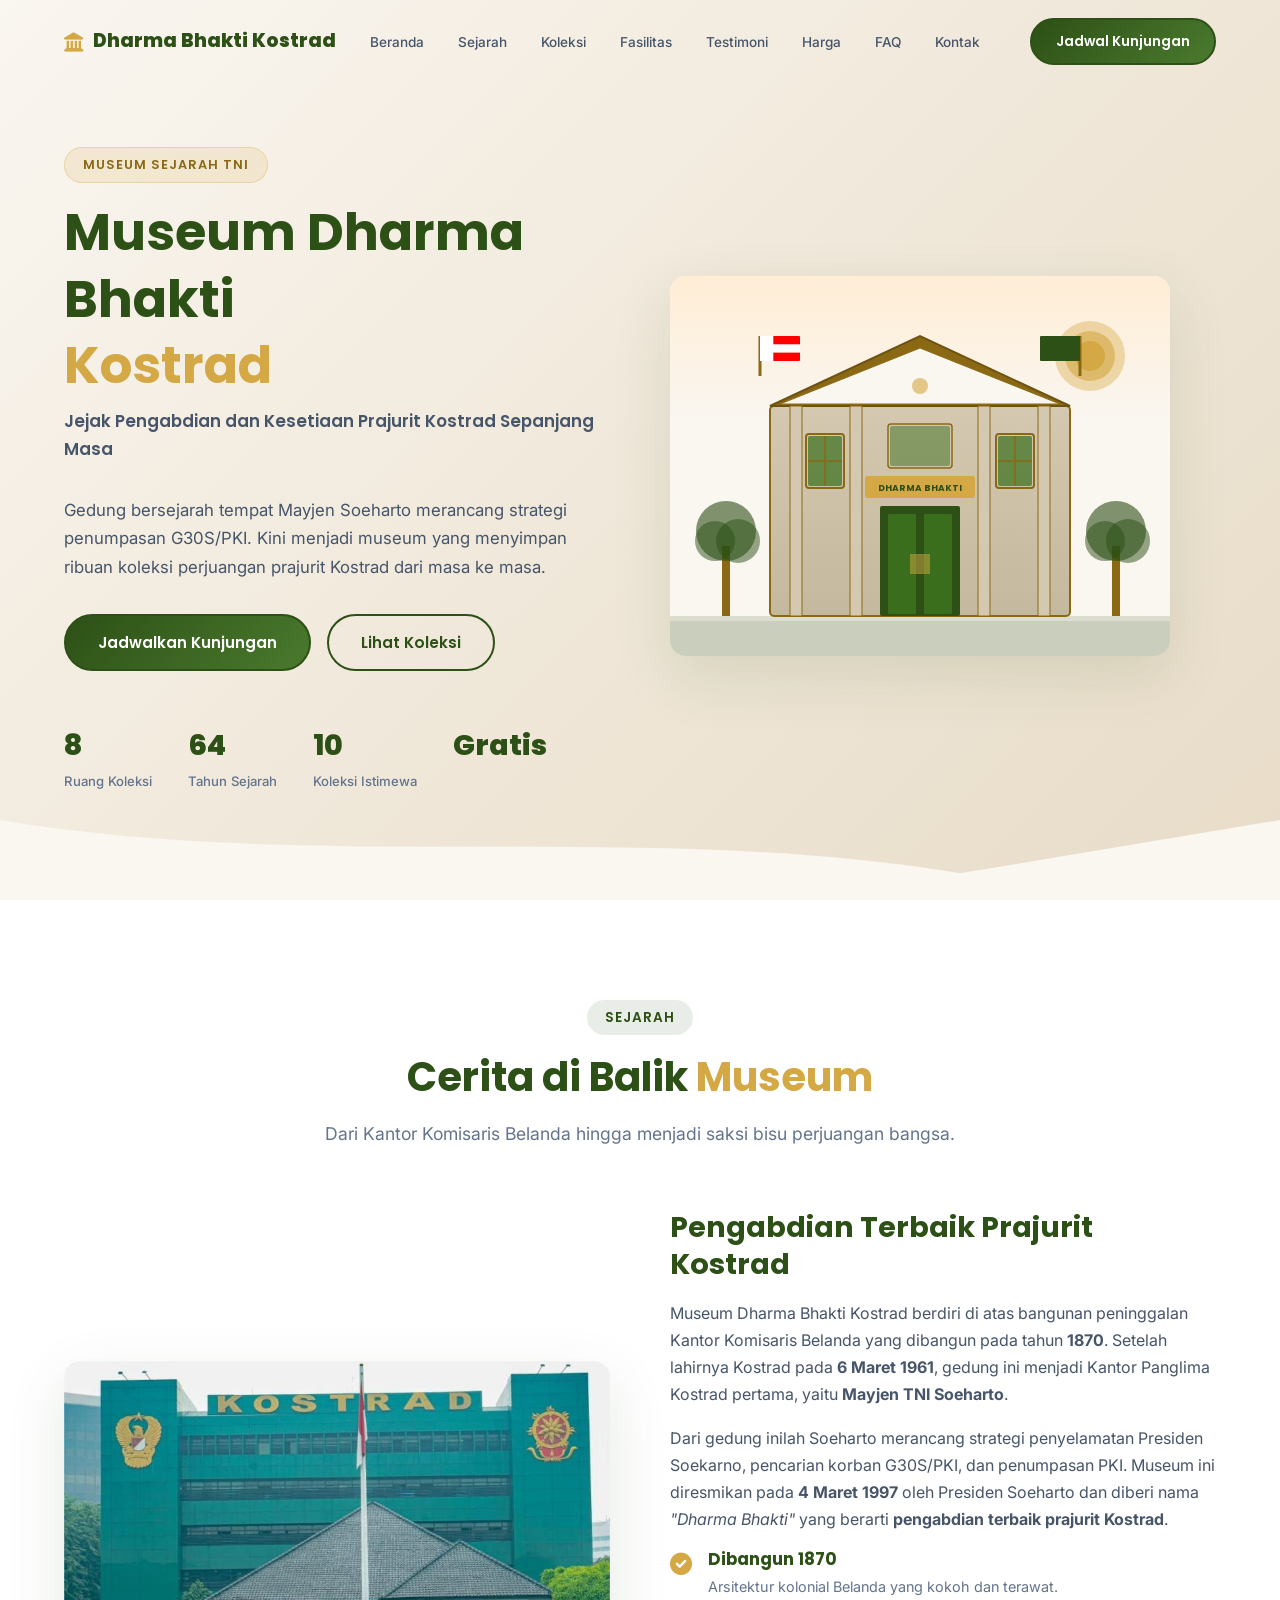
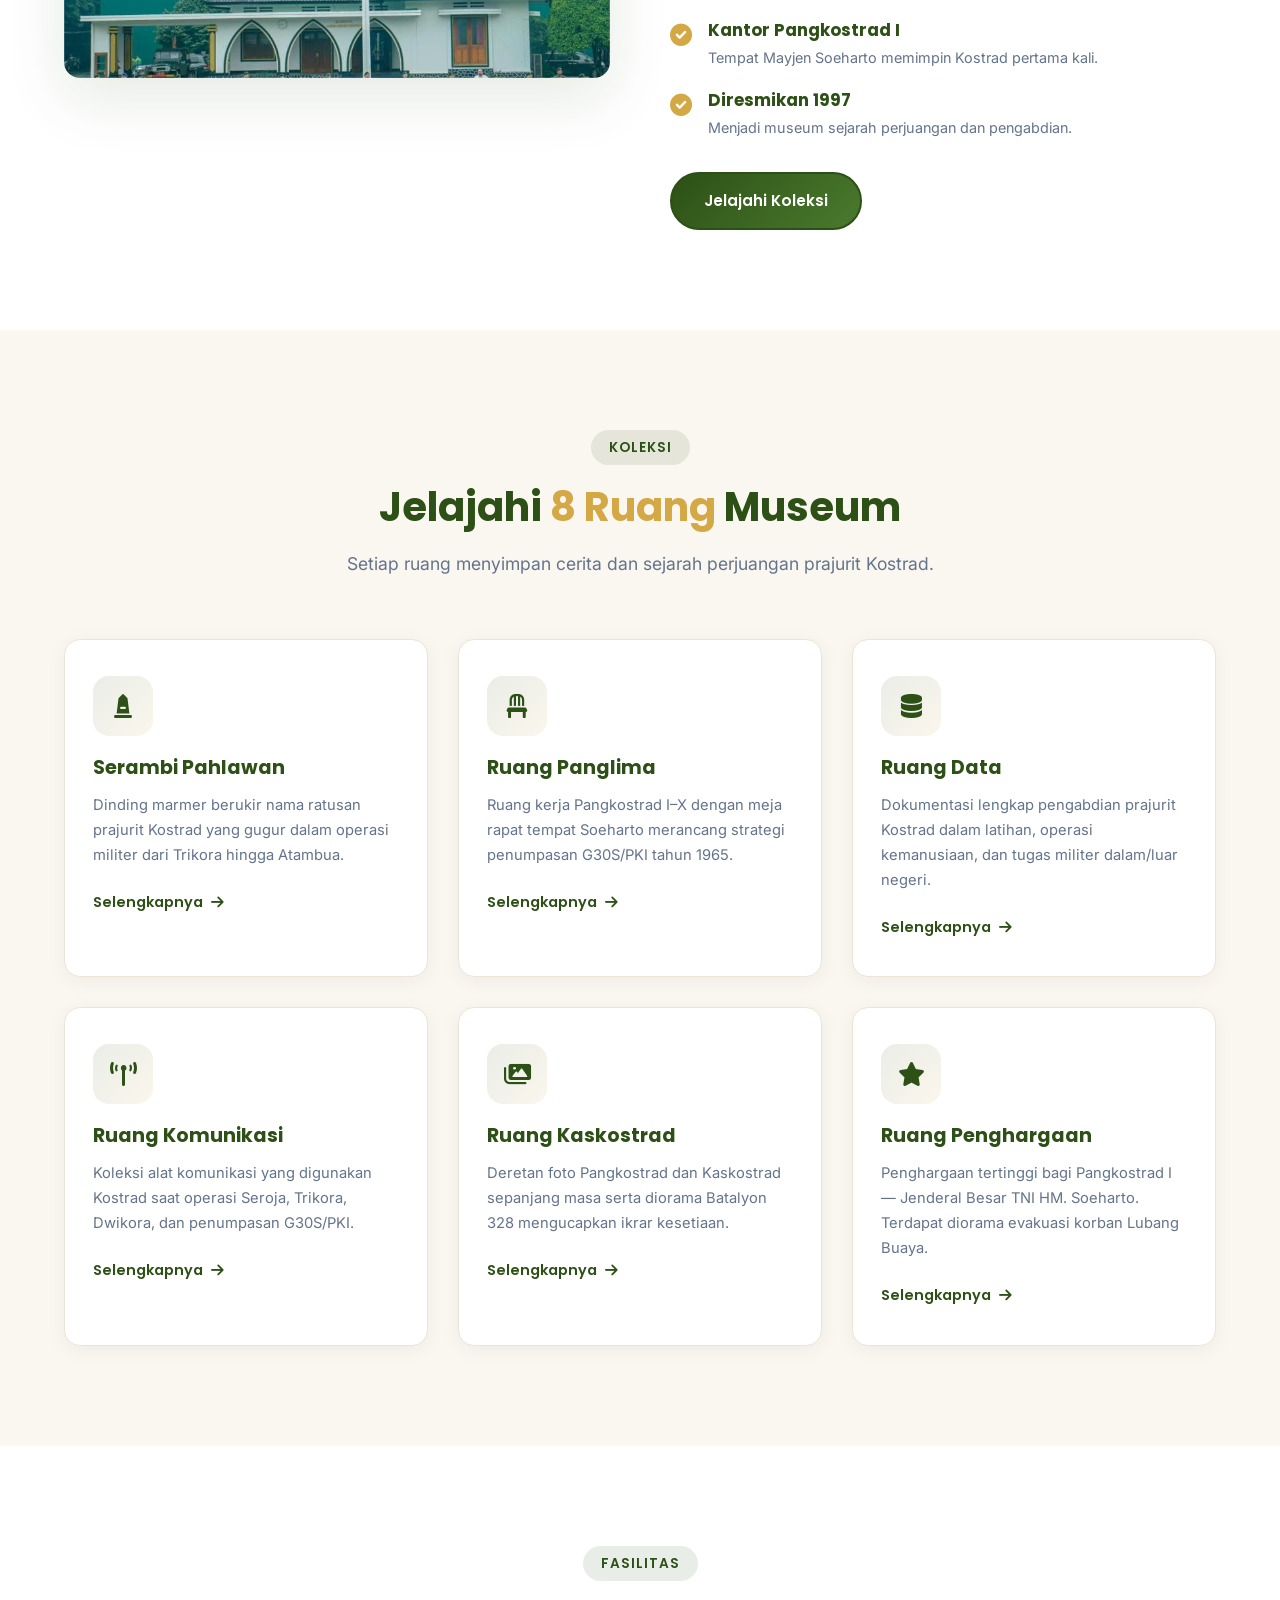
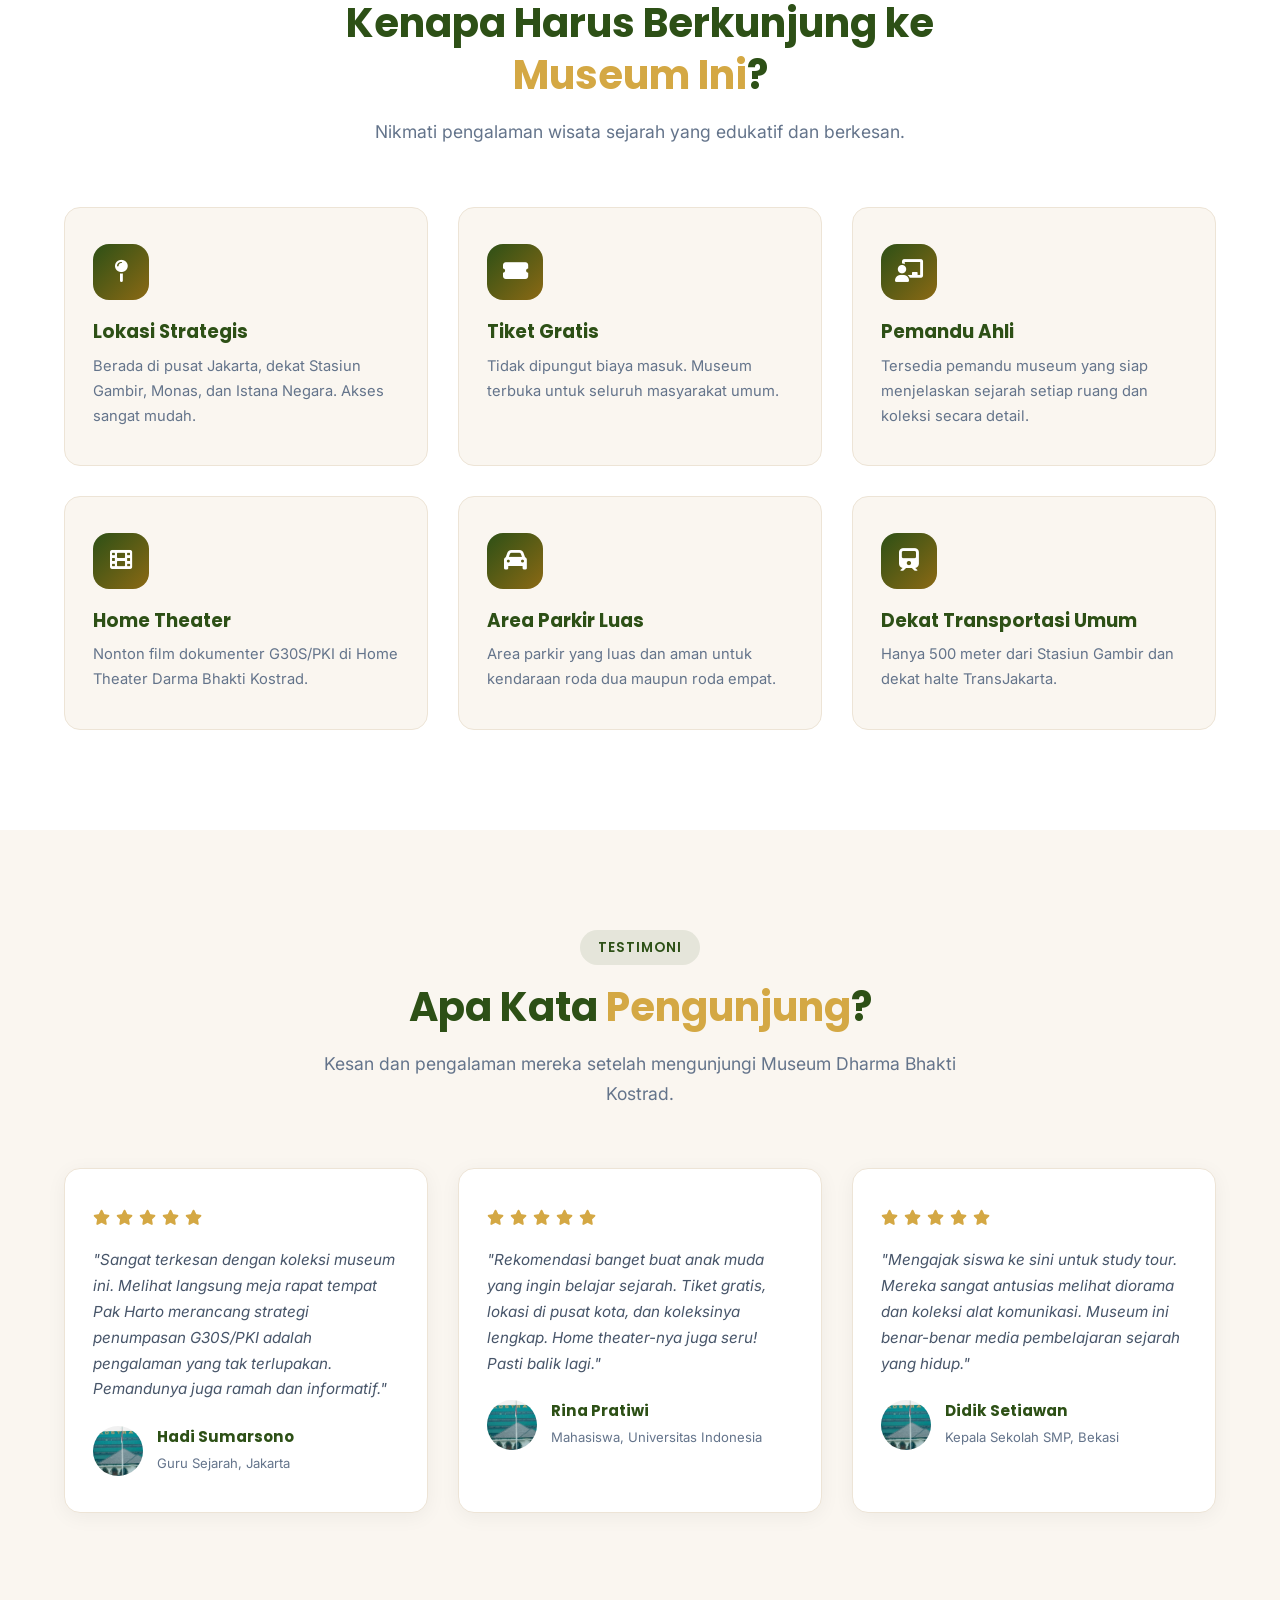
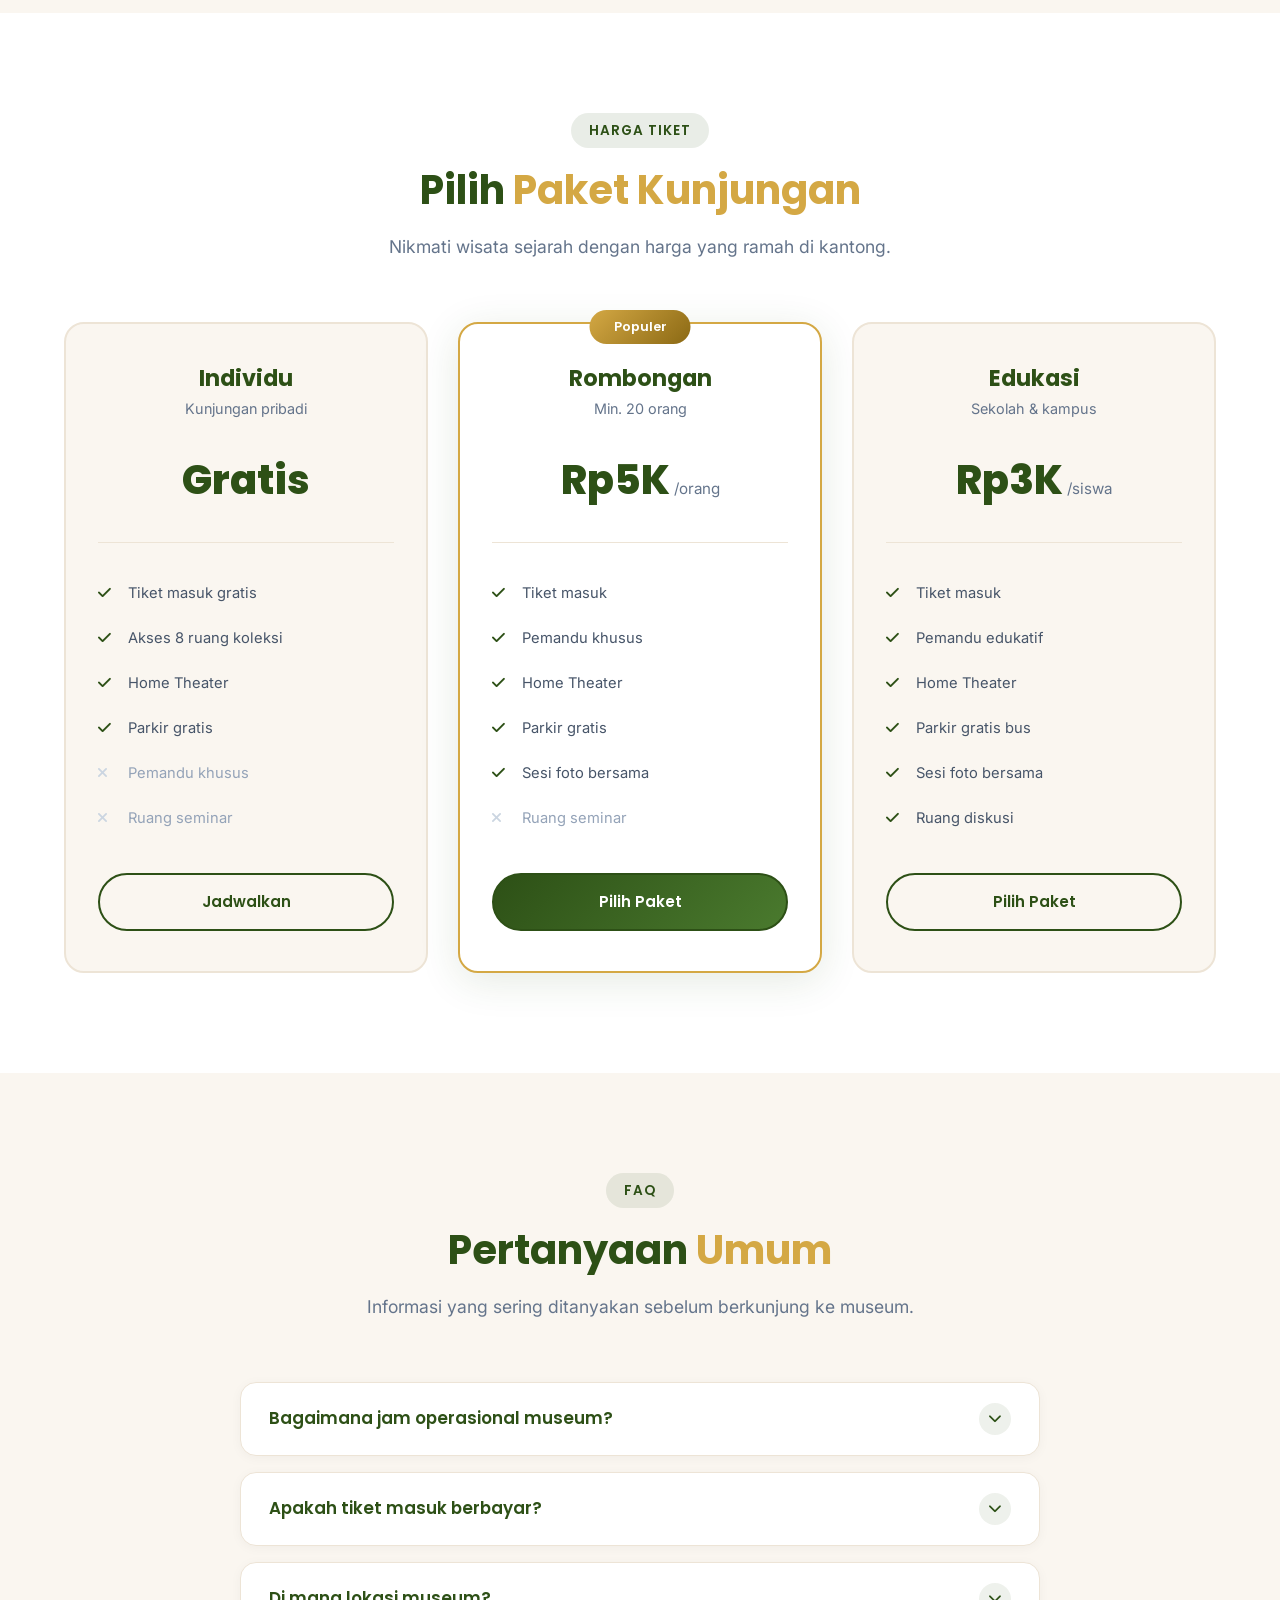
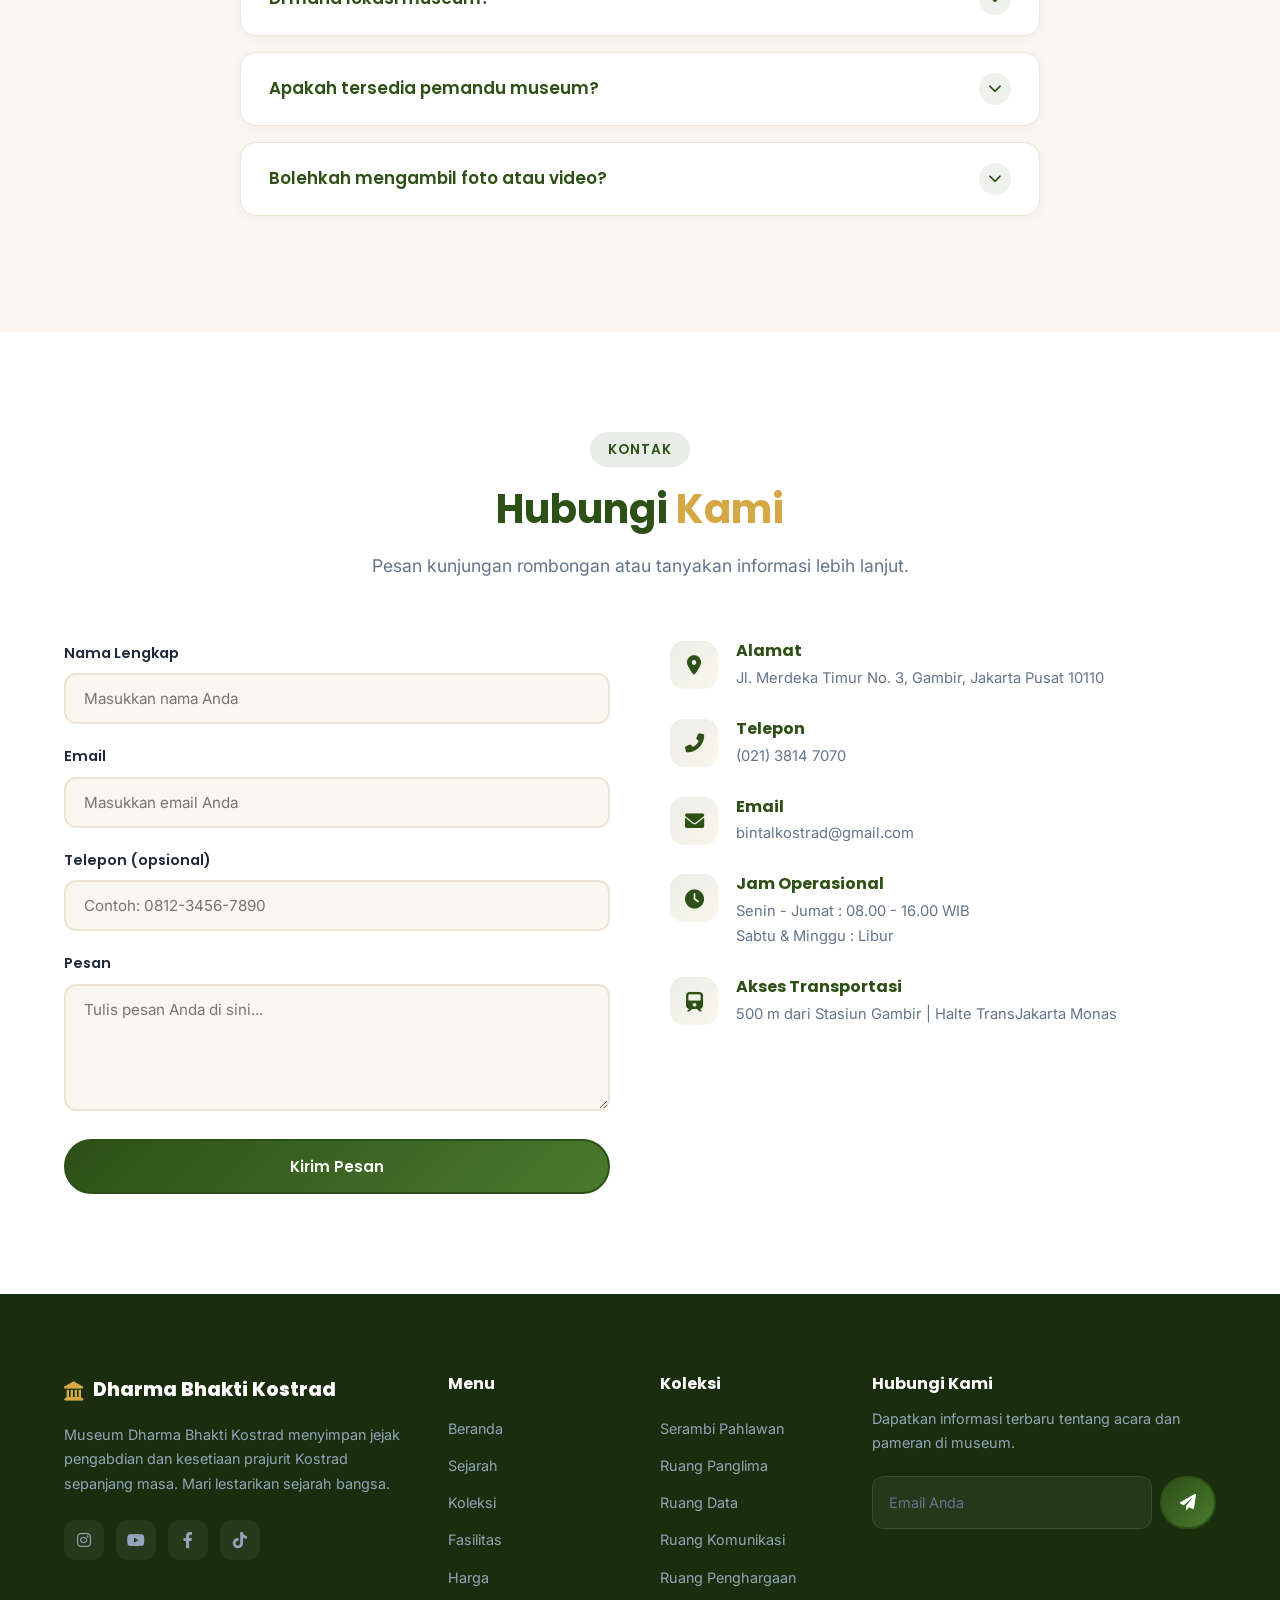
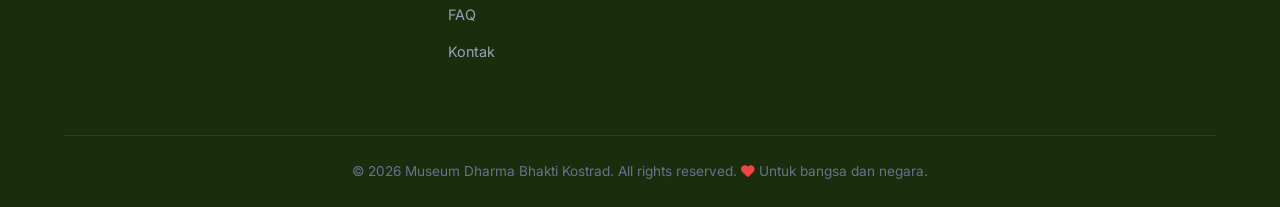
<file: index.html>
<!DOCTYPE html>
<html lang="id">
<head>
    <meta charset="UTF-8">
    <meta name="viewport" content="width=device-width, initial-scale=1.0">
    <title>Museum Dharma Bhakti Kostrad — Jejak Pengabdian Prajurit</title>

    <!-- Google Fonts -->
    <link rel="preconnect" href="https://fonts.googleapis.com">
    <link rel="preconnect" href="https://fonts.gstatic.com" crossorigin>
    <link href="https://fonts.googleapis.com/css2?family=Poppins:wght@600;700;800&family=Inter:wght@400;500;600&display=swap" rel="stylesheet">

    <!-- Font Awesome 6 (Free) -->
    <link rel="stylesheet" href="https://cdnjs.cloudflare.com/ajax/libs/font-awesome/6.0.0-beta3/css/all.min.css">

    <!-- Custom CSS -->
    <link rel="stylesheet" href="css/style.css">
</head>
<body>

    <!-- ===== 1. NAVBAR ===== -->
    <header class="navbar" id="navbar">
        <div class="container nav-container">
            <a href="#" class="logo">
                <i class="fas fa-landmark"></i> Dharma Bhakti Kostrad
            </a>
            <nav class="nav-menu" id="navMenu">
                <ul>
                    <li><a href="#hero" class="nav-link">Beranda</a></li>
                    <li><a href="#about" class="nav-link">Sejarah</a></li>
                    <li><a href="#services" class="nav-link">Koleksi</a></li>
                    <li><a href="#features" class="nav-link">Fasilitas</a></li>
                    <li><a href="#testimonials" class="nav-link">Testimoni</a></li>
                    <li><a href="#pricing" class="nav-link">Harga</a></li>
                    <li><a href="#faq" class="nav-link">FAQ</a></li>
                    <li><a href="#contact" class="nav-link">Kontak</a></li>
                </ul>
            </nav>
            <a href="#contact" class="btn btn-primary nav-cta">Jadwal Kunjungan</a>
            <button class="hamburger" id="hamburger" aria-label="Toggle menu">
                <span></span><span></span><span></span>
            </button>
        </div>
    </header>

    <!-- ===== 2. HERO SECTION ===== -->
    <section class="hero" id="hero">
        <div class="hero-overlay"></div>
        <div class="container hero-container">
            <div class="hero-text animate-on-scroll">
                <span class="hero-tag">Museum Sejarah TNI</span>
                <h1>Museum Dharma Bhakti<br><span class="highlight">Kostrad</span></h1>
                <p class="hero-subtitle">Jejak Pengabdian dan Kesetiaan Prajurit Kostrad Sepanjang Masa</p>
                <p>Gedung bersejarah tempat Mayjen Soeharto merancang strategi penumpasan G30S/PKI. Kini menjadi museum yang menyimpan ribuan koleksi perjuangan prajurit Kostrad dari masa ke masa.</p>
                <div class="hero-buttons">
                    <a href="#contact" class="btn btn-primary">Jadwalkan Kunjungan</a>
                    <a href="#services" class="btn btn-outline">Lihat Koleksi</a>
                </div>
                <div class="hero-stats">
                    <div class="stat-item">
                        <span class="stat-number" data-count="8">0</span>
                        <span class="stat-label">Ruang Koleksi</span>
                    </div>
                    <div class="stat-item">
                        <span class="stat-number" data-count="64">0</span>
                        <span class="stat-label">Tahun Sejarah</span>
                    </div>
                    <div class="stat-item">
                        <span class="stat-number" data-count="10">0</span>
                        <span class="stat-label">Koleksi Istimewa</span>
                    </div>
                    <div class="stat-item">
                        <span class="stat-number">Gratis</span>
                    </div>
                </div>
            </div>
            <div class="hero-image animate-on-scroll">
                <!-- SVG Ilustrasi Museum -->
                <svg viewBox="0 0 500 380" xmlns="http://www.w3.org/2000/svg">
                    <!-- Langit senja -->
                    <rect width="500" height="380" fill="#faf6f0" rx="10"/>
                    <!-- Sky gradient -->
                    <defs>
                        <linearGradient id="skyGrad" x1="0" y1="0" x2="0" y2="1">
                            <stop offset="0%" stop-color="#ffedd5"/>
                            <stop offset="100%" stop-color="#faf6f0"/>
                        </linearGradient>
                        <linearGradient id="wallGrad" x1="0" y1="0" x2="0" y2="1">
                            <stop offset="0%" stop-color="#d4c9b0"/>
                            <stop offset="100%" stop-color="#c4b89e"/>
                        </linearGradient>
                    </defs>
                    <rect width="500" height="140" fill="url(#skyGrad)"/>
                    <!-- Matahari senja -->
                    <circle cx="420" cy="80" r="35" fill="#D4A844" opacity="0.4"/>
                    <circle cx="420" cy="80" r="25" fill="#D4A844" opacity="0.6"/>
                    <circle cx="420" cy="80" r="15" fill="#D4A844"/>
                    <!-- Tanah / halaman -->
                    <rect x="0" y="340" width="500" height="40" fill="#2d5016" opacity="0.15"/>
                    <rect x="0" y="345" width="500" height="35" fill="#2d5016" opacity="0.1"/>
                    <!-- Bangunan Museum -->
                    <rect x="100" y="130" width="300" height="210" fill="url(#wallGrad)" stroke="#8B6914" stroke-width="2" rx="4"/>
                    <!-- Atap segitiga (pedimen) -->
                    <polygon points="100,130 250,60 400,130" fill="#8B6914" stroke="#6d5210" stroke-width="2"/>
                    <!-- Atap segitiga dalam -->
                    <polygon points="110,128 250,72 390,128" fill="#faf6f0" stroke="#8B6914" stroke-width="1"/>
                    <!-- Tiang-tiang depan -->
                    <rect x="120" y="130" width="12" height="210" fill="#d4c9b0" stroke="#8B6914" stroke-width="1"/>
                    <rect x="180" y="130" width="12" height="210" fill="#d4c9b0" stroke="#8B6914" stroke-width="1"/>
                    <rect x="308" y="130" width="12" height="210" fill="#d4c9b0" stroke="#8B6914" stroke-width="1"/>
                    <rect x="368" y="130" width="12" height="210" fill="#d4c9b0" stroke="#8B6914" stroke-width="1"/>
                    <!-- Pintu utama -->
                    <rect x="210" y="230" width="80" height="110" fill="#2d5016" rx="2"/>
                    <rect x="218" y="238" width="28" height="100" fill="#3a6e1c" rx="1"/>
                    <rect x="254" y="238" width="28" height="100" fill="#3a6e1c" rx="1"/>
                    <rect x="240" y="278" width="20" height="20" fill="#D4A844" opacity="0.5"/>
                    <!-- Jendela kiri -->
                    <rect x="138" y="160" width="34" height="50" fill="#3a6e1c" rx="2" opacity="0.7"/>
                    <rect x="136" y="158" width="38" height="54" fill="none" stroke="#8B6914" stroke-width="2" rx="3"/>
                    <line x1="155" y1="160" x2="155" y2="210" stroke="#8B6914" stroke-width="1.5"/>
                    <line x1="138" y1="185" x2="172" y2="185" stroke="#8B6914" stroke-width="1.5"/>
                    <!-- Jendela kanan -->
                    <rect x="328" y="160" width="34" height="50" fill="#3a6e1c" rx="2" opacity="0.7"/>
                    <rect x="326" y="158" width="38" height="54" fill="none" stroke="#8B6914" stroke-width="2" rx="3"/>
                    <line x1="345" y1="160" x2="345" y2="210" stroke="#8B6914" stroke-width="1.5"/>
                    <line x1="328" y1="185" x2="362" y2="185" stroke="#8B6914" stroke-width="1.5"/>
                    <!-- Jendela atas (ventilasi) -->
                    <rect x="220" y="150" width="60" height="40" fill="#3a6e1c" rx="2" opacity="0.5"/>
                    <rect x="218" y="148" width="64" height="44" fill="none" stroke="#8B6914" stroke-width="1.5" rx="3"/>
                    <!-- Ornamen pedimen -->
                    <circle cx="250" cy="110" r="8" fill="#D4A844" opacity="0.6"/>
                    <!-- Bendera di kiri -->
                    <line x1="90" y1="100" x2="90" y2="60" stroke="#8B6914" stroke-width="3"/>
                    <rect x="90" y="60" width="40" height="25" fill="#ff0000" rx="1"/>
                    <rect x="90" y="60" width="13.3" height="25" fill="#ffffff"/>
                    <rect x="90" y="68.3" width="40" height="8.3" fill="#ffffff"/>
                    <!-- Bendera di kanan -->
                    <line x1="410" y1="100" x2="410" y2="60" stroke="#8B6914" stroke-width="3"/>
                    <rect x="370" y="60" width="40" height="25" fill="#2d5016" rx="1"/>
                    <!-- Pohon kiri -->
                    <rect x="52" y="270" width="8" height="70" fill="#8B6914"/>
                    <circle cx="56" cy="255" r="30" fill="#2d5016" opacity="0.6"/>
                    <circle cx="45" cy="265" r="20" fill="#2d5016" opacity="0.5"/>
                    <circle cx="68" cy="265" r="22" fill="#2d5016" opacity="0.5"/>
                    <!-- Pohon kanan -->
                    <rect x="442" y="270" width="8" height="70" fill="#8B6914"/>
                    <circle cx="446" cy="255" r="30" fill="#2d5016" opacity="0.6"/>
                    <circle cx="435" cy="265" r="20" fill="#2d5016" opacity="0.5"/>
                    <circle cx="458" cy="265" r="22" fill="#2d5016" opacity="0.5"/>
                    <!-- Plang nama museum -->
                    <rect x="195" y="200" width="110" height="22" fill="#D4A844" rx="3"/>
                    <text x="250" y="215" font-family="Poppins, sans-serif" font-size="9" font-weight="700" fill="#2d5016" text-anchor="middle">DHARMA BHAKTI</text>
                </svg>
            </div>
        </div>
        <!-- Wave separator -->
        <div class="wave wave-bottom">
            <svg viewBox="0 0 1200 120" preserveAspectRatio="none">
                <path d="M0,0 C300,80 600,0 900,80 L1200,0 L1200,120 L0,120 Z" fill="#faf6f0"/>
            </svg>
        </div>
    </section>

    <!-- ===== 3. ABOUT SECTION (SEJARAH) ===== -->
    <section class="about section" id="about">
        <div class="container">
            <div class="section-header animate-on-scroll">
                <span class="section-tag">Sejarah</span>
                <h2>Cerita di Balik <span class="highlight">Museum</span></h2>
                <p>Dari Kantor Komisaris Belanda hingga menjadi saksi bisu perjuangan bangsa.</p>
            </div>
            <div class="about-grid">
                <div class="about-image animate-on-scroll">
                    <img src="gambar/gambar1.png" alt="Gedung Museum Dharma Bhakti Kostrad">
                </div>
                <div class="about-content animate-on-scroll">
                    <h3>Pengabdian Terbaik Prajurit Kostrad</h3>
                    <p>Museum Dharma Bhakti Kostrad berdiri di atas bangunan peninggalan Kantor Komisaris Belanda yang dibangun pada tahun <strong>1870</strong>. Setelah lahirnya Kostrad pada <strong>6 Maret 1961</strong>, gedung ini menjadi Kantor Panglima Kostrad pertama, yaitu <strong>Mayjen TNI Soeharto</strong>.</p>
                    <p>Dari gedung inilah Soeharto merancang strategi penyelamatan Presiden Soekarno, pencarian korban G30S/PKI, dan penumpasan PKI. Museum ini diresmikan pada <strong>4 Maret 1997</strong> oleh Presiden Soeharto dan diberi nama <em>"Dharma Bhakti"</em> yang berarti <strong>pengabdian terbaik prajurit Kostrad</strong>.</p>
                    <div class="about-features">
                        <div class="about-feature-item">
                            <i class="fas fa-check-circle"></i>
                            <div>
                                <h4>Dibangun 1870</h4>
                                <p>Arsitektur kolonial Belanda yang kokoh dan terawat.</p>
                            </div>
                        </div>
                        <div class="about-feature-item">
                            <i class="fas fa-check-circle"></i>
                            <div>
                                <h4>Kantor Pangkostrad I</h4>
                                <p>Tempat Mayjen Soeharto memimpin Kostrad pertama kali.</p>
                            </div>
                        </div>
                        <div class="about-feature-item">
                            <i class="fas fa-check-circle"></i>
                            <div>
                                <h4>Diresmikan 1997</h4>
                                <p>Menjadi museum sejarah perjuangan dan pengabdian.</p>
                            </div>
                        </div>
                    </div>
                    <a href="#services" class="btn btn-primary">Jelajahi Koleksi</a>
                </div>
            </div>
        </div>
    </section>

    <!-- ===== 4. SERVICES SECTION (KOLEKSI) ===== -->
    <section class="services section" id="services">
        <div class="container">
            <div class="section-header animate-on-scroll">
                <span class="section-tag">Koleksi</span>
                <h2>Jelajahi <span class="highlight">8 Ruang</span> Museum</h2>
                <p>Setiap ruang menyimpan cerita dan sejarah perjuangan prajurit Kostrad.</p>
            </div>
            <div class="services-grid">
                <div class="service-card animate-on-scroll">
                    <div class="card-icon">
                        <i class="fas fa-monument"></i>
                    </div>
                    <h3>Serambi Pahlawan</h3>
                    <p>Dinding marmer berukir nama ratusan prajurit Kostrad yang gugur dalam operasi militer dari Trikora hingga Atambua.</p>
                    <a href="#" class="card-link">Selengkapnya <i class="fas fa-arrow-right"></i></a>
                </div>
                <div class="service-card animate-on-scroll">
                    <div class="card-icon">
                        <i class="fas fa-chair"></i>
                    </div>
                    <h3>Ruang Panglima</h3>
                    <p>Ruang kerja Pangkostrad I–X dengan meja rapat tempat Soeharto merancang strategi penumpasan G30S/PKI tahun 1965.</p>
                    <a href="#" class="card-link">Selengkapnya <i class="fas fa-arrow-right"></i></a>
                </div>
                <div class="service-card animate-on-scroll">
                    <div class="card-icon">
                        <i class="fas fa-database"></i>
                    </div>
                    <h3>Ruang Data</h3>
                    <p>Dokumentasi lengkap pengabdian prajurit Kostrad dalam latihan, operasi kemanusiaan, dan tugas militer dalam/luar negeri.</p>
                    <a href="#" class="card-link">Selengkapnya <i class="fas fa-arrow-right"></i></a>
                </div>
                <div class="service-card animate-on-scroll">
                    <div class="card-icon">
                        <i class="fas fa-tower-broadcast"></i>
                    </div>
                    <h3>Ruang Komunikasi</h3>
                    <p>Koleksi alat komunikasi yang digunakan Kostrad saat operasi Seroja, Trikora, Dwikora, dan penumpasan G30S/PKI.</p>
                    <a href="#" class="card-link">Selengkapnya <i class="fas fa-arrow-right"></i></a>
                </div>
                <div class="service-card animate-on-scroll">
                    <div class="card-icon">
                        <i class="fas fa-images"></i>
                    </div>
                    <h3>Ruang Kaskostrad</h3>
                    <p>Deretan foto Pangkostrad dan Kaskostrad sepanjang masa serta diorama Batalyon 328 mengucapkan ikrar kesetiaan.</p>
                    <a href="#" class="card-link">Selengkapnya <i class="fas fa-arrow-right"></i></a>
                </div>
                <div class="service-card animate-on-scroll">
                    <div class="card-icon">
                        <i class="fas fa-star"></i>
                    </div>
                    <h3>Ruang Penghargaan</h3>
                    <p>Penghargaan tertinggi bagi Pangkostrad I — Jenderal Besar TNI HM. Soeharto. Terdapat diorama evakuasi korban Lubang Buaya.</p>
                    <a href="#" class="card-link">Selengkapnya <i class="fas fa-arrow-right"></i></a>
                </div>
            </div>
        </div>
    </section>

    <!-- ===== 5. FEATURES SECTION ===== -->
    <section class="features section" id="features">
        <div class="container">
            <div class="section-header animate-on-scroll">
                <span class="section-tag">Fasilitas</span>
                <h2>Kenapa Harus Berkunjung ke <span class="highlight">Museum Ini</span>?</h2>
                <p>Nikmati pengalaman wisata sejarah yang edukatif dan berkesan.</p>
            </div>
            <div class="features-grid">
                <div class="feature-card animate-on-scroll">
                    <div class="feature-icon">
                        <i class="fas fa-map-pin"></i>
                    </div>
                    <h3>Lokasi Strategis</h3>
                    <p>Berada di pusat Jakarta, dekat Stasiun Gambir, Monas, dan Istana Negara. Akses sangat mudah.</p>
                </div>
                <div class="feature-card animate-on-scroll">
                    <div class="feature-icon">
                        <i class="fas fa-ticket-alt"></i>
                    </div>
                    <h3>Tiket Gratis</h3>
                    <p>Tidak dipungut biaya masuk. Museum terbuka untuk seluruh masyarakat umum.</p>
                </div>
                <div class="feature-card animate-on-scroll">
                    <div class="feature-icon">
                        <i class="fas fa-chalkboard-user"></i>
                    </div>
                    <h3>Pemandu Ahli</h3>
                    <p>Tersedia pemandu museum yang siap menjelaskan sejarah setiap ruang dan koleksi secara detail.</p>
                </div>
                <div class="feature-card animate-on-scroll">
                    <div class="feature-icon">
                        <i class="fas fa-film"></i>
                    </div>
                    <h3>Home Theater</h3>
                    <p>Nonton film dokumenter G30S/PKI di Home Theater Darma Bhakti Kostrad.</p>
                </div>
                <div class="feature-card animate-on-scroll">
                    <div class="feature-icon">
                        <i class="fas fa-car"></i>
                    </div>
                    <h3>Area Parkir Luas</h3>
                    <p>Area parkir yang luas dan aman untuk kendaraan roda dua maupun roda empat.</p>
                </div>
                <div class="feature-card animate-on-scroll">
                    <div class="feature-icon">
                        <i class="fas fa-train"></i>
                    </div>
                    <h3>Dekat Transportasi Umum</h3>
                    <p>Hanya 500 meter dari Stasiun Gambir dan dekat halte TransJakarta.</p>
                </div>
            </div>
        </div>
    </section>

    <!-- ===== 6. TESTIMONIALS SECTION ===== -->
    <section class="testimonials section" id="testimonials">
        <div class="container">
            <div class="section-header animate-on-scroll">
                <span class="section-tag">Testimoni</span>
                <h2>Apa Kata <span class="highlight">Pengunjung</span>?</h2>
                <p>Kesan dan pengalaman mereka setelah mengunjungi Museum Dharma Bhakti Kostrad.</p>
            </div>
            <div class="testimonials-grid">
                <div class="testimonial-card animate-on-scroll">
                    <div class="testimonial-stars">
                        <i class="fas fa-star"></i>
                        <i class="fas fa-star"></i>
                        <i class="fas fa-star"></i>
                        <i class="fas fa-star"></i>
                        <i class="fas fa-star"></i>
                    </div>
                    <p class="testimonial-text">"Sangat terkesan dengan koleksi museum ini. Melihat langsung meja rapat tempat Pak Harto merancang strategi penumpasan G30S/PKI adalah pengalaman yang tak terlupakan. Pemandunya juga ramah dan informatif."</p>
                    <div class="testimonial-author">
                        <img src="gambar/gambar1.png" alt="Pak Hadi">
                        <div>
                            <h4>Hadi Sumarsono</h4>
                            <span>Guru Sejarah, Jakarta</span>
                        </div>
                    </div>
                </div>
                <div class="testimonial-card animate-on-scroll">
                    <div class="testimonial-stars">
                        <i class="fas fa-star"></i>
                        <i class="fas fa-star"></i>
                        <i class="fas fa-star"></i>
                        <i class="fas fa-star"></i>
                        <i class="fas fa-star"></i>
                    </div>
                    <p class="testimonial-text">"Rekomendasi banget buat anak muda yang ingin belajar sejarah. Tiket gratis, lokasi di pusat kota, dan koleksinya lengkap. Home theater-nya juga seru! Pasti balik lagi."</p>
                    <div class="testimonial-author">
                        <img src="gambar/gambar1.png" alt="Bu Rina">
                        <div>
                            <h4>Rina Pratiwi</h4>
                            <span>Mahasiswa, Universitas Indonesia</span>
                        </div>
                    </div>
                </div>
                <div class="testimonial-card animate-on-scroll">
                    <div class="testimonial-stars">
                        <i class="fas fa-star"></i>
                        <i class="fas fa-star"></i>
                        <i class="fas fa-star"></i>
                        <i class="fas fa-star"></i>
                        <i class="fas fa-star"></i>
                    </div>
                    <p class="testimonial-text">"Mengajak siswa ke sini untuk study tour. Mereka sangat antusias melihat diorama dan koleksi alat komunikasi. Museum ini benar-benar media pembelajaran sejarah yang hidup."</p>
                    <div class="testimonial-author">
                        <img src="gambar/gambar1.png" alt="Pak Didik">
                        <div>
                            <h4>Didik Setiawan</h4>
                            <span>Kepala Sekolah SMP, Bekasi</span>
                        </div>
                    </div>
                </div>
            </div>
        </div>
    </section>

    <!-- ===== 7. PRICING SECTION ===== -->
    <section class="pricing section" id="pricing">
        <div class="container">
            <div class="section-header animate-on-scroll">
                <span class="section-tag">Harga Tiket</span>
                <h2>Pilih <span class="highlight">Paket Kunjungan</span></h2>
                <p>Nikmati wisata sejarah dengan harga yang ramah di kantong.</p>
            </div>
            <div class="pricing-grid">
                <div class="pricing-card animate-on-scroll">
                    <div class="pricing-header">
                        <h3>Individu</h3>
                        <p class="pricing-sub">Kunjungan pribadi</p>
                    </div>
                    <div class="pricing-price">
                        <span class="price">Gratis</span>
                    </div>
                    <ul class="pricing-list">
                        <li><i class="fas fa-check"></i> Tiket masuk gratis</li>
                        <li><i class="fas fa-check"></i> Akses 8 ruang koleksi</li>
                        <li><i class="fas fa-check"></i> Home Theater</li>
                        <li><i class="fas fa-check"></i> Parkir gratis</li>
                        <li class="not-included"><i class="fas fa-times"></i> Pemandu khusus</li>
                        <li class="not-included"><i class="fas fa-times"></i> Ruang seminar</li>
                    </ul>
                    <a href="#contact" class="btn btn-outline btn-full">Jadwalkan</a>
                </div>
                <div class="pricing-card featured animate-on-scroll">
                    <div class="pricing-badge">Populer</div>
                    <div class="pricing-header">
                        <h3>Rombongan</h3>
                        <p class="pricing-sub">Min. 20 orang</p>
                    </div>
                    <div class="pricing-price">
                        <span class="price">Rp5K</span>
                        <span class="price-period">/orang</span>
                    </div>
                    <ul class="pricing-list">
                        <li><i class="fas fa-check"></i> Tiket masuk</li>
                        <li><i class="fas fa-check"></i> Pemandu khusus</li>
                        <li><i class="fas fa-check"></i> Home Theater</li>
                        <li><i class="fas fa-check"></i> Parkir gratis</li>
                        <li><i class="fas fa-check"></i> Sesi foto bersama</li>
                        <li class="not-included"><i class="fas fa-times"></i> Ruang seminar</li>
                    </ul>
                    <a href="#contact" class="btn btn-primary btn-full">Pilih Paket</a>
                </div>
                <div class="pricing-card animate-on-scroll">
                    <div class="pricing-header">
                        <h3>Edukasi</h3>
                        <p class="pricing-sub">Sekolah & kampus</p>
                    </div>
                    <div class="pricing-price">
                        <span class="price">Rp3K</span>
                        <span class="price-period">/siswa</span>
                    </div>
                    <ul class="pricing-list">
                        <li><i class="fas fa-check"></i> Tiket masuk</li>
                        <li><i class="fas fa-check"></i> Pemandu edukatif</li>
                        <li><i class="fas fa-check"></i> Home Theater</li>
                        <li><i class="fas fa-check"></i> Parkir gratis bus</li>
                        <li><i class="fas fa-check"></i> Sesi foto bersama</li>
                        <li><i class="fas fa-check"></i> Ruang diskusi</li>
                    </ul>
                    <a href="#contact" class="btn btn-outline btn-full">Pilih Paket</a>
                </div>
            </div>
        </div>
    </section>

    <!-- ===== 8. FAQ SECTION ===== -->
    <section class="faq section" id="faq">
        <div class="container">
            <div class="section-header animate-on-scroll">
                <span class="section-tag">FAQ</span>
                <h2>Pertanyaan <span class="highlight">Umum</span></h2>
                <p>Informasi yang sering ditanyakan sebelum berkunjung ke museum.</p>
            </div>
            <div class="faq-list animate-on-scroll">
                <div class="faq-item">
                    <div class="faq-question">
                        <h3>Bagaimana jam operasional museum?</h3>
                        <span class="faq-toggle"><i class="fas fa-chevron-down"></i></span>
                    </div>
                    <div class="faq-answer">
                        <p>Museum buka setiap hari <strong>Senin hingga Jumat</strong>, pukul <strong>08.00 – 16.00 WIB</strong>. Tutup pada hari Sabtu, Minggu, dan hari libur nasional.</p>
                    </div>
                </div>
                <div class="faq-item">
                    <div class="faq-question">
                        <h3>Apakah tiket masuk berbayar?</h3>
                        <span class="faq-toggle"><i class="fas fa-chevron-down"></i></span>
                    </div>
                    <div class="faq-answer">
                        <p>Tiket masuk museum <strong>Gratis</strong> untuk seluruh pengunjung. Khusus kunjungan rombongan dan edukasi dikenakan biaya sukarela untuk pemandu dan fasilitas tambahan.</p>
                    </div>
                </div>
                <div class="faq-item">
                    <div class="faq-question">
                        <h3>Di mana lokasi museum?</h3>
                        <span class="faq-toggle"><i class="fas fa-chevron-down"></i></span>
                    </div>
                    <div class="faq-answer">
                        <p>Museum berlokasi di <strong>Jl. Merdeka Timur No. 3, Gambir, Jakarta Pusat</strong>, kompleks Markas Besar Kostrad. Berjarak sekitar 500 meter dari Stasiun Gambir.</p>
                    </div>
                </div>
                <div class="faq-item">
                    <div class="faq-question">
                        <h3>Apakah tersedia pemandu museum?</h3>
                        <span class="faq-toggle"><i class="fas fa-chevron-down"></i></span>
                    </div>
                    <div class="faq-answer">
                        <p>Ya, tersedia pemandu museum yang siap mendampingi dan menjelaskan koleksi. Untuk kunjungan individu, pemandu tersedia terbatas. Disarankan datang pagi hari.</p>
                    </div>
                </div>
                <div class="faq-item">
                    <div class="faq-question">
                        <h3>Bolehkah mengambil foto atau video?</h3>
                        <span class="faq-toggle"><i class="fas fa-chevron-down"></i></span>
                    </div>
                    <div class="faq-answer">
                        <p>Pengunjung <strong>diperbolehkan</strong> mengambil foto dan video untuk dokumentasi pribadi. Namun, dilarang menggunakan flash pada area koleksi tertentu dan tidak boleh menyentuh koleksi museum.</p>
                    </div>
                </div>
            </div>
        </div>
    </section>

    <!-- ===== 9. CONTACT SECTION ===== -->
    <section class="contact section" id="contact">
        <div class="container">
            <div class="section-header animate-on-scroll">
                <span class="section-tag">Kontak</span>
                <h2>Hubungi <span class="highlight">Kami</span></h2>
                <p>Pesan kunjungan rombongan atau tanyakan informasi lebih lanjut.</p>
            </div>
            <div class="contact-grid">
                <div class="contact-form animate-on-scroll">
                    <form id="contactForm">
                        <div class="form-group">
                            <label for="name">Nama Lengkap</label>
                            <input type="text" id="name" name="name" placeholder="Masukkan nama Anda" required>
                            <small class="error-message" id="nameError">Nama harus diisi minimal 3 karakter</small>
                        </div>
                        <div class="form-group">
                            <label for="email">Email</label>
                            <input type="email" id="email" name="email" placeholder="Masukkan email Anda" required>
                            <small class="error-message" id="emailError">Masukkan email yang valid</small>
                        </div>
                        <div class="form-group">
                            <label for="phone">Telepon (opsional)</label>
                            <input type="tel" id="phone" name="phone" placeholder="Contoh: 0812-3456-7890">
                        </div>
                        <div class="form-group">
                            <label for="message">Pesan</label>
                            <textarea id="message" name="message" rows="5" placeholder="Tulis pesan Anda di sini..." required></textarea>
                            <small class="error-message" id="messageError">Pesan tidak boleh kosong</small>
                        </div>
                        <button type="submit" class="btn btn-primary btn-full">Kirim Pesan</button>
                        <div class="form-success" id="formSuccess">
                            <i class="fas fa-check-circle"></i> Pesan berhasil dikirim! Tim museum akan menghubungi Anda.
                        </div>
                    </form>
                </div>
                <div class="contact-info animate-on-scroll">
                    <div class="contact-info-item">
                        <i class="fas fa-map-marker-alt"></i>
                        <div>
                            <h4>Alamat</h4>
                            <p>Jl. Merdeka Timur No. 3, Gambir, Jakarta Pusat 10110</p>
                        </div>
                    </div>
                    <div class="contact-info-item">
                        <i class="fas fa-phone-alt"></i>
                        <div>
                            <h4>Telepon</h4>
                            <p>(021) 3814 7070</p>
                        </div>
                    </div>
                    <div class="contact-info-item">
                        <i class="fas fa-envelope"></i>
                        <div>
                            <h4>Email</h4>
                            <p>bintalkostrad@gmail.com</p>
                        </div>
                    </div>
                    <div class="contact-info-item">
                        <i class="fas fa-clock"></i>
                        <div>
                            <h4>Jam Operasional</h4>
                            <p>Senin - Jumat : 08.00 - 16.00 WIB</p>
                            <p>Sabtu & Minggu : Libur</p>
                        </div>
                    </div>
                    <div class="contact-info-item">
                        <i class="fas fa-train"></i>
                        <div>
                            <h4>Akses Transportasi</h4>
                            <p>500 m dari Stasiun Gambir | Halte TransJakarta Monas</p>
                        </div>
                    </div>
                </div>
            </div>
        </div>
    </section>

    <!-- ===== 10. FOOTER ===== -->
    <footer class="footer">
        <div class="container">
            <div class="footer-grid">
                <div class="footer-brand">
                    <a href="#" class="logo">
                        <i class="fas fa-landmark"></i> Dharma Bhakti Kostrad
                    </a>
                    <p>Museum Dharma Bhakti Kostrad menyimpan jejak pengabdian dan kesetiaan prajurit Kostrad sepanjang masa. Mari lestarikan sejarah bangsa.</p>
                    <div class="footer-social">
                        <a href="#" aria-label="Instagram"><i class="fab fa-instagram"></i></a>
                        <a href="https://youtube.com/shorts/sqPPrz3-82I?si=QzM36AyX77CUiWUw" aria-label="YouTube" target="_blank" rel="noopener noreferrer"><i class="fab fa-youtube"></i></a>
                        <a href="#" aria-label="Facebook"><i class="fab fa-facebook-f"></i></a>
                        <a href="#" aria-label="TikTok"><i class="fab fa-tiktok"></i></a>
                    </div>
                </div>
                <div class="footer-links">
                    <h4>Menu</h4>
                    <ul>
                        <li><a href="#hero">Beranda</a></li>
                        <li><a href="#about">Sejarah</a></li>
                        <li><a href="#services">Koleksi</a></li>
                        <li><a href="#features">Fasilitas</a></li>
                        <li><a href="#pricing">Harga</a></li>
                        <li><a href="#faq">FAQ</a></li>
                        <li><a href="#contact">Kontak</a></li>
                    </ul>
                </div>
                <div class="footer-links">
                    <h4>Koleksi</h4>
                    <ul>
                        <li><a href="#">Serambi Pahlawan</a></li>
                        <li><a href="#">Ruang Panglima</a></li>
                        <li><a href="#">Ruang Data</a></li>
                        <li><a href="#">Ruang Komunikasi</a></li>
                        <li><a href="#">Ruang Penghargaan</a></li>
                    </ul>
                </div>
                <div class="footer-newsletter">
                    <h4>Hubungi Kami</h4>
                    <p>Dapatkan informasi terbaru tentang acara dan pameran di museum.</p>
                    <form class="newsletter-form">
                        <input type="email" placeholder="Email Anda" required>
                        <button type="submit" class="btn btn-primary"><i class="fas fa-paper-plane"></i></button>
                    </form>
                </div>
            </div>
            <div class="footer-bottom">
                <p>&copy; 2026 Museum Dharma Bhakti Kostrad. All rights reserved. <i class="fas fa-heart"></i> Untuk bangsa dan negara.</p>
            </div>
        </div>
    </footer>

    <!-- Custom JavaScript -->
    <script src="js/script.js"></script>
</body>
</html>
</file>
<file: css/style.css>
/* ============================================================
   Museum Dharma Bhakti Kostrad — Landing Page
   File    : css/style.css
   Tema    : Militer Klasik Modern
   ============================================================ */

/* --------------------------------------------------------
   1. RESET & BASE
   -------------------------------------------------------- */
*,
*::before,
*::after {
    margin: 0;
    padding: 0;
    box-sizing: border-box;
}

html {
    scroll-behavior: smooth;
    font-size: 16px;
}

body {
    font-family: 'Inter', sans-serif;
    color: #1e293b;
    background-color: #faf6f0;
    line-height: 1.7;
    overflow-x: hidden;
}

a {
    text-decoration: none;
    color: inherit;
    transition: color 0.3s ease;
}

ul {
    list-style: none;
}

img {
    max-width: 100%;
    height: auto;
    display: block;
    border-radius: 12px;
}

/* --------------------------------------------------------
   2. TYPOGRAPHY
   -------------------------------------------------------- */
h1, h2, h3, h4, h5, h6 {
    font-family: 'Poppins', sans-serif;
    font-weight: 700;
    line-height: 1.3;
    color: #2d5016;
}

.highlight {
    color: #D4A844;
}

p {
    margin-bottom: 1rem;
    color: #475569;
}

/* --------------------------------------------------------
   3. UTILITY CLASSES
   -------------------------------------------------------- */
.container {
    max-width: 1200px;
    margin: 0 auto;
    padding: 0 24px;
}

.section {
    padding: 100px 0;
}

.section-header {
    text-align: center;
    margin-bottom: 60px;
    max-width: 700px;
    margin-left: auto;
    margin-right: auto;
}

.section-tag {
    display: inline-block;
    background: rgba(45, 80, 22, 0.1);
    color: #2d5016;
    font-family: 'Poppins', sans-serif;
    font-weight: 600;
    font-size: 0.85rem;
    padding: 6px 18px;
    border-radius: 50px;
    margin-bottom: 16px;
    letter-spacing: 1px;
    text-transform: uppercase;
}

.section-header h2 {
    font-size: 2.5rem;
    margin-bottom: 16px;
}

.section-header p {
    font-size: 1.1rem;
    color: #64748b;
}

/* Buttons */
.btn {
    display: inline-block;
    font-family: 'Poppins', sans-serif;
    font-weight: 600;
    font-size: 0.95rem;
    padding: 14px 32px;
    border-radius: 50px;
    cursor: pointer;
    transition: all 0.3s ease;
    border: 2px solid transparent;
    text-align: center;
}

.btn-primary {
    background: linear-gradient(135deg, #2d5016, #4a7a2e);
    color: #ffffff;
    border-color: #2d5016;
}

.btn-primary:hover {
    background: linear-gradient(135deg, #1f3a10, #3a6e1c);
    transform: translateY(-2px);
    box-shadow: 0 8px 25px rgba(45, 80, 22, 0.3);
}

.btn-outline {
    background: transparent;
    color: #2d5016;
    border-color: #2d5016;
}

.btn-outline:hover {
    background: #2d5016;
    color: #ffffff;
    transform: translateY(-2px);
}

.btn-full {
    width: 100%;
}

/* --------------------------------------------------------
   4. NAVBAR
   -------------------------------------------------------- */
.navbar {
    position: fixed;
    top: 0;
    left: 0;
    width: 100%;
    z-index: 1000;
    background: transparent;
    transition: all 0.4s ease;
    padding: 18px 0;
}

.navbar.sticky {
    background: rgba(250, 246, 240, 0.97);
    backdrop-filter: blur(15px);
    -webkit-backdrop-filter: blur(15px);
    box-shadow: 0 2px 30px rgba(0, 0, 0, 0.08);
    padding: 12px 0;
}

.nav-container {
    display: flex;
    align-items: center;
    justify-content: space-between;
    position: relative;
}

.logo {
    font-family: 'Poppins', sans-serif;
    font-weight: 800;
    font-size: 1.2rem;
    color: #2d5016;
    display: flex;
    align-items: center;
    gap: 10px;
}

.logo i {
    font-size: 1.2rem;
    color: #D4A844;
}

.nav-menu ul {
    display: flex;
    align-items: center;
    gap: 6px;
}

.nav-link {
    padding: 8px 14px;
    font-size: 0.85rem;
    font-weight: 500;
    color: #475569;
    border-radius: 50px;
    transition: all 0.3s ease;
    font-family: 'Inter', sans-serif;
}

.nav-link:hover {
    color: #2d5016;
    background: rgba(45, 80, 22, 0.08);
}

.nav-cta {
    padding: 10px 24px;
    font-size: 0.85rem;
    margin-left: 16px;
}

/* Hamburger */
.hamburger {
    display: none;
    flex-direction: column;
    gap: 5px;
    background: none;
    border: none;
    cursor: pointer;
    padding: 4px;
    z-index: 1001;
}

.hamburger span {
    display: block;
    width: 26px;
    height: 3px;
    background: #2d5016;
    border-radius: 3px;
    transition: all 0.3s ease;
}

.hamburger.active span:nth-child(1) {
    transform: rotate(45deg) translate(6px, 6px);
}

.hamburger.active span:nth-child(2) {
    opacity: 0;
}

.hamburger.active span:nth-child(3) {
    transform: rotate(-45deg) translate(6px, -6px);
}

/* --------------------------------------------------------
   5. HERO SECTION
   -------------------------------------------------------- */
.hero {
    min-height: 100vh;
    display: flex;
    align-items: center;
    position: relative;
    background: linear-gradient(135deg, #faf6f0 0%, #f0e8da 50%, #e8dcc8 100%);
    padding: 120px 0 80px;
    overflow: hidden;
}

.hero-overlay {
    display: none;
}

.hero-container {
    display: grid;
    grid-template-columns: 1fr 1fr;
    gap: 60px;
    align-items: center;
    position: relative;
    z-index: 2;
}

.hero-tag {
    display: inline-block;
    background: rgba(212, 168, 68, 0.15);
    color: #8B6914;
    font-family: 'Poppins', sans-serif;
    font-weight: 600;
    font-size: 0.8rem;
    padding: 6px 18px;
    border-radius: 50px;
    margin-bottom: 16px;
    letter-spacing: 1px;
    text-transform: uppercase;
    border: 1px solid rgba(212, 168, 68, 0.3);
}

.hero-text h1 {
    font-size: 3.2rem;
    margin-bottom: 8px;
    color: #2d5016;
}

.hero-subtitle {
    font-family: 'Poppins', sans-serif;
    font-weight: 600;
    font-size: 1.1rem;
    color: #8B6914;
    margin-bottom: 12px;
}

.hero-text > p {
    font-size: 1.05rem;
    color: #475569;
    margin-bottom: 32px;
    max-width: 540px;
}

.hero-buttons {
    display: flex;
    gap: 16px;
    flex-wrap: wrap;
    margin-bottom: 50px;
}

.hero-stats {
    display: flex;
    gap: 36px;
}

.stat-item {
    display: flex;
    flex-direction: column;
    align-items: flex-start;
}

.stat-number {
    font-family: 'Poppins', sans-serif;
    font-weight: 800;
    font-size: 1.8rem;
    color: #2d5016;
}

.stat-label {
    font-size: 0.82rem;
    color: #64748b;
    font-weight: 500;
}

/* Hero SVG */
.hero-image svg {
    width: 100%;
    max-width: 500px;
    height: auto;
    border-radius: 16px;
    box-shadow: 0 20px 60px rgba(45, 80, 22, 0.12);
}

/* Wave separator */
.wave {
    position: absolute;
    bottom: 0;
    left: 0;
    width: 100%;
    line-height: 0;
}

.wave svg {
    display: block;
    width: 100%;
    height: 80px;
}

/* --------------------------------------------------------
   6. ABOUT SECTION (SEJARAH)
   -------------------------------------------------------- */
.about {
    background: #ffffff;
}

.about-grid {
    display: grid;
    grid-template-columns: 1fr 1fr;
    gap: 60px;
    align-items: center;
}

.about-image img {
    width: 100%;
    border-radius: 16px;
    box-shadow: 0 20px 60px rgba(45, 80, 22, 0.12);
}

.about-content h3 {
    font-size: 1.8rem;
    margin-bottom: 16px;
}

.about-content > p {
    color: #475569;
    margin-bottom: 16px;
}

.about-features {
    display: flex;
    flex-direction: column;
    gap: 20px;
    margin-bottom: 32px;
    margin-top: 8px;
}

.about-feature-item {
    display: flex;
    gap: 16px;
    align-items: flex-start;
}

.about-feature-item i {
    color: #D4A844;
    font-size: 1.4rem;
    margin-top: 4px;
    flex-shrink: 0;
}

.about-feature-item h4 {
    font-size: 1.05rem;
    margin-bottom: 4px;
    color: #2d5016;
}

.about-feature-item p {
    font-size: 0.9rem;
    color: #64748b;
    margin-bottom: 0;
}

/* --------------------------------------------------------
   7. SERVICES SECTION (KOLEKSI)
   -------------------------------------------------------- */
.services {
    background: #faf6f0;
}

.services-grid {
    display: grid;
    grid-template-columns: repeat(3, 1fr);
    gap: 30px;
}

.service-card {
    background: #ffffff;
    border-radius: 16px;
    padding: 36px 28px;
    box-shadow: 0 4px 20px rgba(0, 0, 0, 0.05);
    transition: all 0.4s ease;
    border: 1px solid #ede4d6;
}

.service-card:hover {
    transform: translateY(-8px);
    box-shadow: 0 20px 60px rgba(45, 80, 22, 0.12);
    border-color: #D4A844;
}

.card-icon {
    width: 60px;
    height: 60px;
    background: linear-gradient(135deg, rgba(45, 80, 22, 0.1), rgba(212, 168, 68, 0.1));
    border-radius: 16px;
    display: flex;
    align-items: center;
    justify-content: center;
    margin-bottom: 20px;
}

.card-icon i {
    font-size: 1.5rem;
    color: #2d5016;
}

.service-card h3 {
    font-size: 1.2rem;
    margin-bottom: 12px;
    color: #2d5016;
}

.service-card p {
    font-size: 0.92rem;
    color: #64748b;
    margin-bottom: 20px;
}

.card-link {
    font-family: 'Poppins', sans-serif;
    font-weight: 600;
    font-size: 0.9rem;
    color: #2d5016;
    display: inline-flex;
    align-items: center;
    gap: 8px;
    transition: gap 0.3s ease;
}

.card-link:hover {
    gap: 12px;
    color: #D4A844;
}

/* --------------------------------------------------------
   8. FEATURES SECTION (FASILITAS)
   -------------------------------------------------------- */
.features {
    background: #ffffff;
}

.features-grid {
    display: grid;
    grid-template-columns: repeat(3, 1fr);
    gap: 30px;
}

.feature-card {
    background: #faf6f0;
    border-radius: 16px;
    padding: 36px 28px;
    transition: all 0.4s ease;
    border: 1px solid #ede4d6;
}

.feature-card:hover {
    background: #ffffff;
    box-shadow: 0 20px 60px rgba(45, 80, 22, 0.1);
    transform: translateY(-4px);
    border-color: #D4A844;
}

.feature-icon {
    width: 56px;
    height: 56px;
    background: linear-gradient(135deg, #2d5016, #8B6914);
    border-radius: 16px;
    display: flex;
    align-items: center;
    justify-content: center;
    margin-bottom: 20px;
}

.feature-icon i {
    font-size: 1.4rem;
    color: #ffffff;
}

.feature-card h3 {
    font-size: 1.15rem;
    margin-bottom: 10px;
    color: #2d5016;
}

.feature-card p {
    font-size: 0.92rem;
    color: #64748b;
    margin-bottom: 0;
}

/* --------------------------------------------------------
   9. TESTIMONIALS SECTION
   -------------------------------------------------------- */
.testimonials {
    background: #faf6f0;
}

.testimonials-grid {
    display: grid;
    grid-template-columns: repeat(3, 1fr);
    gap: 30px;
}

.testimonial-card {
    background: #ffffff;
    border-radius: 16px;
    padding: 36px 28px;
    box-shadow: 0 4px 20px rgba(0, 0, 0, 0.05);
    transition: all 0.4s ease;
    border: 1px solid #ede4d6;
}

.testimonial-card:hover {
    transform: translateY(-6px);
    box-shadow: 0 20px 60px rgba(45, 80, 22, 0.1);
}

.testimonial-stars {
    color: #D4A844;
    margin-bottom: 16px;
    font-size: 0.95rem;
}

.testimonial-stars i {
    margin-right: 2px;
}

.testimonial-text {
    font-size: 0.95rem;
    font-style: italic;
    color: #475569;
    margin-bottom: 24px;
    line-height: 1.7;
}

.testimonial-author {
    display: flex;
    align-items: center;
    gap: 14px;
}

.testimonial-author img {
    width: 50px;
    height: 50px;
    border-radius: 50%;
    object-fit: cover;
}

.testimonial-author h4 {
    font-size: 0.95rem;
    margin-bottom: 2px;
    color: #2d5016;
}

.testimonial-author span {
    font-size: 0.82rem;
    color: #64748b;
}

/* --------------------------------------------------------
   10. PRICING SECTION
   -------------------------------------------------------- */
.pricing {
    background: #ffffff;
}

.pricing-grid {
    display: grid;
    grid-template-columns: repeat(3, 1fr);
    gap: 30px;
    align-items: start;
}

.pricing-card {
    background: #faf6f0;
    border-radius: 20px;
    padding: 40px 32px;
    transition: all 0.4s ease;
    border: 2px solid #ede4d6;
    position: relative;
}

.pricing-card:hover {
    transform: translateY(-6px);
    box-shadow: 0 20px 60px rgba(45, 80, 22, 0.1);
}

.pricing-card.featured {
    background: #ffffff;
    border-color: #D4A844;
    box-shadow: 0 8px 40px rgba(45, 80, 22, 0.12);
}

.pricing-badge {
    position: absolute;
    top: -14px;
    left: 50%;
    transform: translateX(-50%);
    background: linear-gradient(135deg, #D4A844, #8B6914);
    color: #ffffff;
    font-family: 'Poppins', sans-serif;
    font-weight: 600;
    font-size: 0.8rem;
    padding: 6px 24px;
    border-radius: 50px;
}

.pricing-header {
    text-align: center;
    margin-bottom: 24px;
}

.pricing-header h3 {
    font-size: 1.4rem;
    margin-bottom: 4px;
    color: #2d5016;
}

.pricing-sub {
    font-size: 0.9rem;
    color: #64748b;
    margin-bottom: 0;
}

.pricing-price {
    text-align: center;
    margin-bottom: 28px;
    padding-bottom: 28px;
    border-bottom: 1px solid #ede4d6;
}

.pricing-price .price {
    font-family: 'Poppins', sans-serif;
    font-weight: 800;
    font-size: 2.5rem;
    color: #2d5016;
}

.pricing-price .price-period {
    font-size: 0.95rem;
    color: #64748b;
}

.pricing-list {
    margin-bottom: 32px;
}

.pricing-list li {
    display: flex;
    align-items: center;
    gap: 10px;
    padding: 10px 0;
    font-size: 0.92rem;
    color: #475569;
}

.pricing-list li i {
    width: 20px;
    color: #2d5016;
}

.pricing-list li.not-included {
    color: #94a3b8;
}

.pricing-list li.not-included i {
    color: #cbd5e1;
}

/* --------------------------------------------------------
   11. FAQ SECTION
   -------------------------------------------------------- */
.faq {
    background: #faf6f0;
}

.faq-list {
    max-width: 800px;
    margin: 0 auto;
}

.faq-item {
    background: #ffffff;
    border-radius: 16px;
    margin-bottom: 16px;
    box-shadow: 0 2px 12px rgba(0, 0, 0, 0.04);
    border: 1px solid #ede4d6;
    overflow: hidden;
    transition: box-shadow 0.3s ease;
}

.faq-item:hover {
    box-shadow: 0 4px 20px rgba(45, 80, 22, 0.08);
}

.faq-item.active {
    border-color: #D4A844;
}

.faq-question {
    display: flex;
    justify-content: space-between;
    align-items: center;
    padding: 20px 28px;
    cursor: pointer;
    user-select: none;
}

.faq-question h3 {
    font-size: 1.05rem;
    font-weight: 600;
    margin-bottom: 0;
    flex: 1;
    padding-right: 16px;
    color: #2d5016;
}

.faq-toggle {
    width: 32px;
    height: 32px;
    background: rgba(45, 80, 22, 0.08);
    border-radius: 50%;
    display: flex;
    align-items: center;
    justify-content: center;
    flex-shrink: 0;
    transition: all 0.3s ease;
}

.faq-toggle i {
    color: #2d5016;
    font-size: 0.85rem;
    transition: transform 0.3s ease;
}

.faq-item.active .faq-toggle {
    background: #2d5016;
}

.faq-item.active .faq-toggle i {
    color: #ffffff;
    transform: rotate(180deg);
}

.faq-answer {
    max-height: 0;
    overflow: hidden;
    transition: max-height 0.4s ease, padding 0.4s ease;
}

.faq-item.active .faq-answer {
    max-height: 300px;
}

.faq-answer p {
    padding: 0 28px 20px;
    font-size: 0.95rem;
    color: #64748b;
    margin-bottom: 0;
}

/* --------------------------------------------------------
   12. CONTACT SECTION
   -------------------------------------------------------- */
.contact {
    background: #ffffff;
}

.contact-grid {
    display: grid;
    grid-template-columns: 1fr 1fr;
    gap: 60px;
}

/* Form */
.form-group {
    margin-bottom: 20px;
}

.form-group label {
    display: block;
    font-family: 'Poppins', sans-serif;
    font-weight: 600;
    font-size: 0.9rem;
    color: #1e293b;
    margin-bottom: 8px;
}

.form-group input,
.form-group textarea {
    width: 100%;
    padding: 14px 18px;
    border: 2px solid #ede4d6;
    border-radius: 12px;
    font-family: 'Inter', sans-serif;
    font-size: 0.95rem;
    color: #1e293b;
    transition: border-color 0.3s ease;
    background: #faf6f0;
    outline: none;
}

.form-group input:focus,
.form-group textarea:focus {
    border-color: #D4A844;
    background: #ffffff;
}

.form-group input.error,
.form-group textarea.error {
    border-color: #ef4444;
}

.error-message {
    display: none;
    color: #ef4444;
    font-size: 0.82rem;
    margin-top: 6px;
}

.error-message.visible {
    display: block;
}

.form-success {
    display: none;
    background: rgba(45, 80, 22, 0.1);
    color: #2d5016;
    padding: 16px 20px;
    border-radius: 12px;
    margin-top: 20px;
    font-weight: 500;
    border: 1px solid #2d5016;
}

.form-success.visible {
    display: flex;
    align-items: center;
    gap: 10px;
}

.form-success i {
    font-size: 1.3rem;
    color: #2d5016;
}

/* Contact info */
.contact-info {
    display: flex;
    flex-direction: column;
    gap: 28px;
}

.contact-info-item {
    display: flex;
    gap: 18px;
    align-items: flex-start;
}

.contact-info-item i {
    width: 48px;
    height: 48px;
    background: linear-gradient(135deg, rgba(45, 80, 22, 0.1), rgba(212, 168, 68, 0.1));
    border-radius: 14px;
    display: flex;
    align-items: center;
    justify-content: center;
    color: #2d5016;
    font-size: 1.2rem;
    flex-shrink: 0;
}

.contact-info-item h4 {
    font-size: 1rem;
    margin-bottom: 4px;
    color: #2d5016;
}

.contact-info-item p {
    font-size: 0.92rem;
    color: #64748b;
    margin-bottom: 0;
}

/* --------------------------------------------------------
   13. FOOTER
   -------------------------------------------------------- */
.footer {
    background: #1a2e0e;
    color: #cbd5e1;
    padding: 80px 0 0;
}

.footer .logo {
    color: #ffffff;
    margin-bottom: 16px;
}

.footer .logo i {
    color: #D4A844;
}

.footer p {
    color: #94a3b8;
}

.footer-grid {
    display: grid;
    grid-template-columns: 2fr 1fr 1fr 2fr;
    gap: 40px;
    padding-bottom: 60px;
    border-bottom: 1px solid rgba(255, 255, 255, 0.08);
}

.footer-brand p {
    font-size: 0.9rem;
    margin-top: 16px;
    max-width: 360px;
}

.footer-social {
    display: flex;
    gap: 12px;
    margin-top: 24px;
}

.footer-social a {
    width: 40px;
    height: 40px;
    background: rgba(255, 255, 255, 0.06);
    border-radius: 12px;
    display: flex;
    align-items: center;
    justify-content: center;
    color: #94a3b8;
    font-size: 1rem;
    transition: all 0.3s ease;
}

.footer-social a:hover {
    background: #D4A844;
    color: #1a2e0e;
    transform: translateY(-3px);
}

.footer-links h4 {
    color: #ffffff;
    font-size: 1rem;
    margin-bottom: 20px;
}

.footer-links ul li {
    margin-bottom: 10px;
}

.footer-links ul li a {
    font-size: 0.9rem;
    color: #94a3b8;
    transition: color 0.3s ease;
}

.footer-links ul li a:hover {
    color: #D4A844;
}

.footer-newsletter h4 {
    color: #ffffff;
    font-size: 1rem;
    margin-bottom: 12px;
}

.footer-newsletter p {
    font-size: 0.9rem;
    margin-bottom: 20px;
}

.newsletter-form {
    display: flex;
    gap: 8px;
}

.newsletter-form input {
    flex: 1;
    padding: 12px 16px;
    border: 1px solid rgba(255, 255, 255, 0.1);
    border-radius: 12px;
    font-family: 'Inter', sans-serif;
    font-size: 0.9rem;
    background: rgba(255, 255, 255, 0.05);
    color: #ffffff;
    outline: none;
}

.newsletter-form input::placeholder {
    color: #64748b;
}

.newsletter-form input:focus {
    border-color: #D4A844;
}

.newsletter-form .btn {
    padding: 12px 18px;
    font-size: 1rem;
}

.footer-bottom {
    padding: 24px 0;
    text-align: center;
}

.footer-bottom p {
    font-size: 0.85rem;
    color: #64748b;
    margin-bottom: 0;
}

.footer-bottom i {
    color: #ef4444;
}

/* --------------------------------------------------------
   14. SCROLL ANIMATION
   -------------------------------------------------------- */
.animate-on-scroll {
    opacity: 0;
    transform: translateY(40px);
    transition: opacity 0.7s ease, transform 0.7s ease;
}

.animate-on-scroll.visible {
    opacity: 1;
    transform: translateY(0);
}

/* --------------------------------------------------------
   15. RESPONSIVE — TABLET (max-width: 992px)
   -------------------------------------------------------- */
@media (max-width: 992px) {
    .hero-container {
        grid-template-columns: 1fr;
        text-align: center;
        gap: 40px;
    }

    .hero-text p {
        margin-left: auto;
        margin-right: auto;
    }

    .hero-buttons {
        justify-content: center;
    }

    .hero-stats {
        justify-content: center;
    }

    .hero-image {
        order: -1;
    }

    .hero-image svg {
        max-width: 380px;
        margin: 0 auto;
    }

    .about-grid {
        grid-template-columns: 1fr;
        gap: 40px;
    }

    .services-grid {
        grid-template-columns: repeat(2, 1fr);
    }

    .features-grid {
        grid-template-columns: repeat(2, 1fr);
    }

    .testimonials-grid {
        grid-template-columns: repeat(2, 1fr);
    }

    .pricing-grid {
        grid-template-columns: repeat(2, 1fr);
    }

    .contact-grid {
        grid-template-columns: 1fr;
        gap: 40px;
    }

    .footer-grid {
        grid-template-columns: 1fr 1fr;
        gap: 32px;
    }

    .section-header h2 {
        font-size: 2rem;
    }

    .hero-text h1 {
        font-size: 2.5rem;
    }
}

/* --------------------------------------------------------
   16. RESPONSIVE — MOBILE (max-width: 768px)
   -------------------------------------------------------- */
@media (max-width: 768px) {
    .nav-menu {
        position: fixed;
        top: 0;
        right: -100%;
        width: 280px;
        height: 100vh;
        background: #ffffff;
        box-shadow: -10px 0 40px rgba(0, 0, 0, 0.1);
        padding: 100px 32px 32px;
        transition: right 0.4s ease;
        z-index: 999;
    }

    .nav-menu.active {
        right: 0;
    }

    .nav-menu ul {
        flex-direction: column;
        align-items: flex-start;
        gap: 4px;
    }

    .nav-link {
        font-size: 1rem;
        padding: 12px 16px;
        display: block;
        width: 100%;
    }

    .nav-cta {
        display: none;
    }

    .hamburger {
        display: flex;
    }

    .hero-text h1 {
        font-size: 2rem;
    }

    .hero-stats {
        flex-direction: column;
        align-items: center;
        gap: 16px;
    }

    .stat-item {
        align-items: center;
    }

    .services-grid {
        grid-template-columns: 1fr;
    }

    .features-grid {
        grid-template-columns: 1fr;
    }

    .testimonials-grid {
        grid-template-columns: 1fr;
    }

    .pricing-grid {
        grid-template-columns: 1fr;
        max-width: 400px;
        margin: 0 auto;
    }

    .section-header h2 {
        font-size: 1.7rem;
    }

    .section {
        padding: 60px 0;
    }

    .footer-grid {
        grid-template-columns: 1fr;
        text-align: center;
    }

    .footer-social {
        justify-content: center;
    }

    .footer-newsletter p {
        margin-left: auto;
        margin-right: auto;
    }

    .faq-question {
        padding: 16px 20px;
    }

    .faq-question h3 {
        font-size: 0.95rem;
    }

    .faq-answer p {
        padding: 0 20px 16px;
        font-size: 0.9rem;
    }
}

/* --------------------------------------------------------
   17. RESPONSIVE — SMALL MOBILE (max-width: 480px)
   -------------------------------------------------------- */
@media (max-width: 480px) {
    .container {
        padding: 0 16px;
    }

    .hero-text h1 {
        font-size: 1.7rem;
    }

    .hero-buttons {
        flex-direction: column;
        align-items: center;
    }

    .btn {
        width: 100%;
        max-width: 280px;
    }

    .hero-image svg {
        max-width: 300px;
    }

    .pricing-card {
        padding: 28px 20px;
    }

    .pricing-price .price {
        font-size: 2rem;
    }

    .logo {
        font-size: 1rem;
    }
}
</file>
